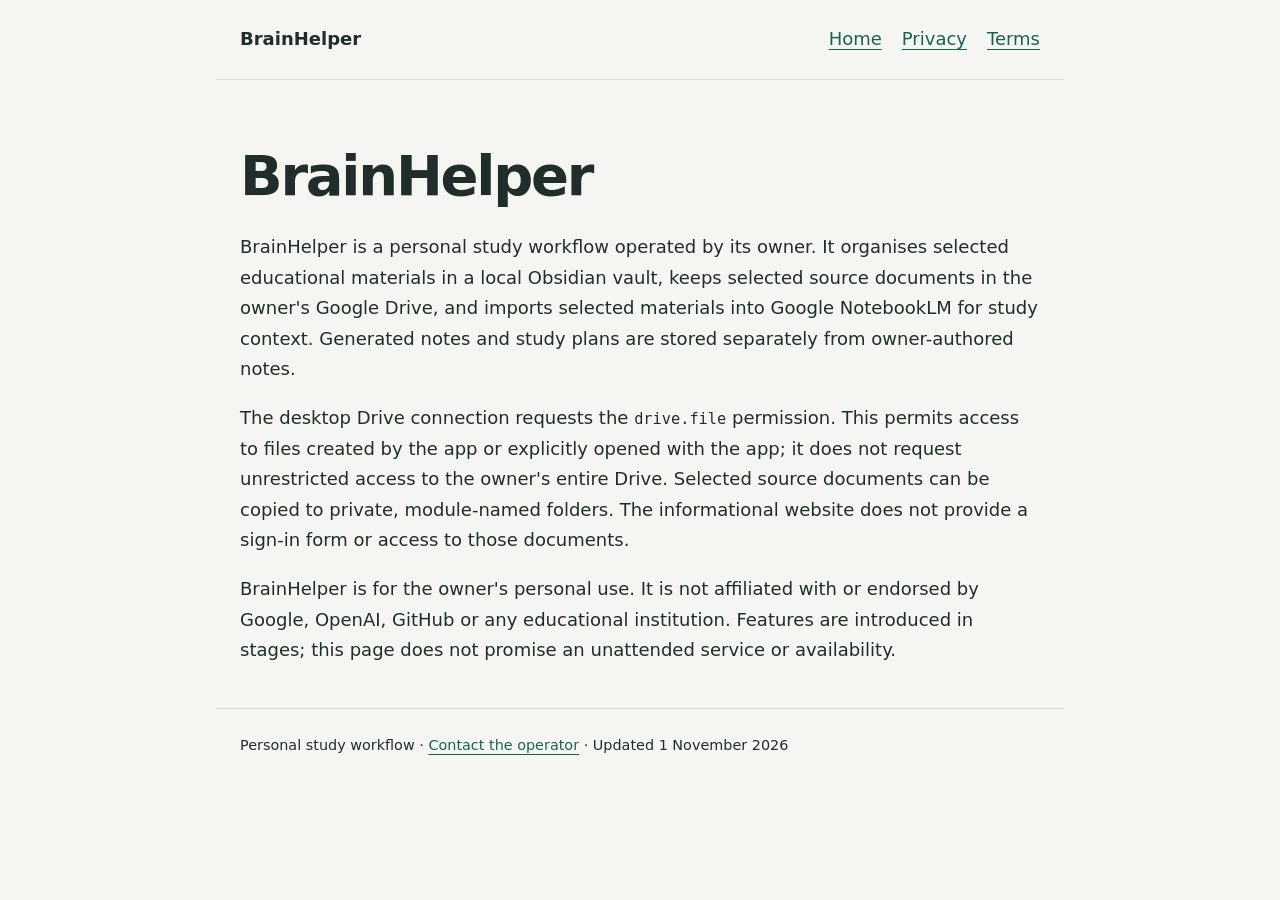
<file: index.html>
<!doctype html>
<html lang="en"><head><meta charset="utf-8"><meta name="viewport" content="width=device-width,initial-scale=1"><meta name="description" content="BrainHelper personal study workflow: purpose, privacy and terms."><title>BrainHelper</title><link rel="stylesheet" href="style.css"></head><body><header><strong>BrainHelper</strong><nav aria-label="Main"><a href="index.html">Home</a><a href="privacy.html">Privacy</a><a href="terms.html">Terms</a></nav></header><main><h1>BrainHelper</h1><p>BrainHelper is a personal study workflow operated by its owner. It organises selected educational materials in a local Obsidian vault, keeps selected source documents in the owner&#x27;s Google Drive, and imports selected materials into Google NotebookLM for study context. Generated notes and study plans are stored separately from owner-authored notes.</p><p>The desktop Drive connection requests the <code>drive.file</code> permission. This permits access to files created by the app or explicitly opened with the app; it does not request unrestricted access to the owner&#x27;s entire Drive. Selected source documents can be copied to private, module-named folders. The informational website does not provide a sign-in form or access to those documents.</p><p>BrainHelper is for the owner&#x27;s personal use. It is not affiliated with or endorsed by Google, OpenAI, GitHub or any educational institution. Features are introduced in stages; this page does not promise an unattended service or availability.</p></main><footer>Personal study workflow · <a href="https://github.com/Kinglam168">Contact the operator</a> · Updated 1 November 2026</footer></body></html>
</file>
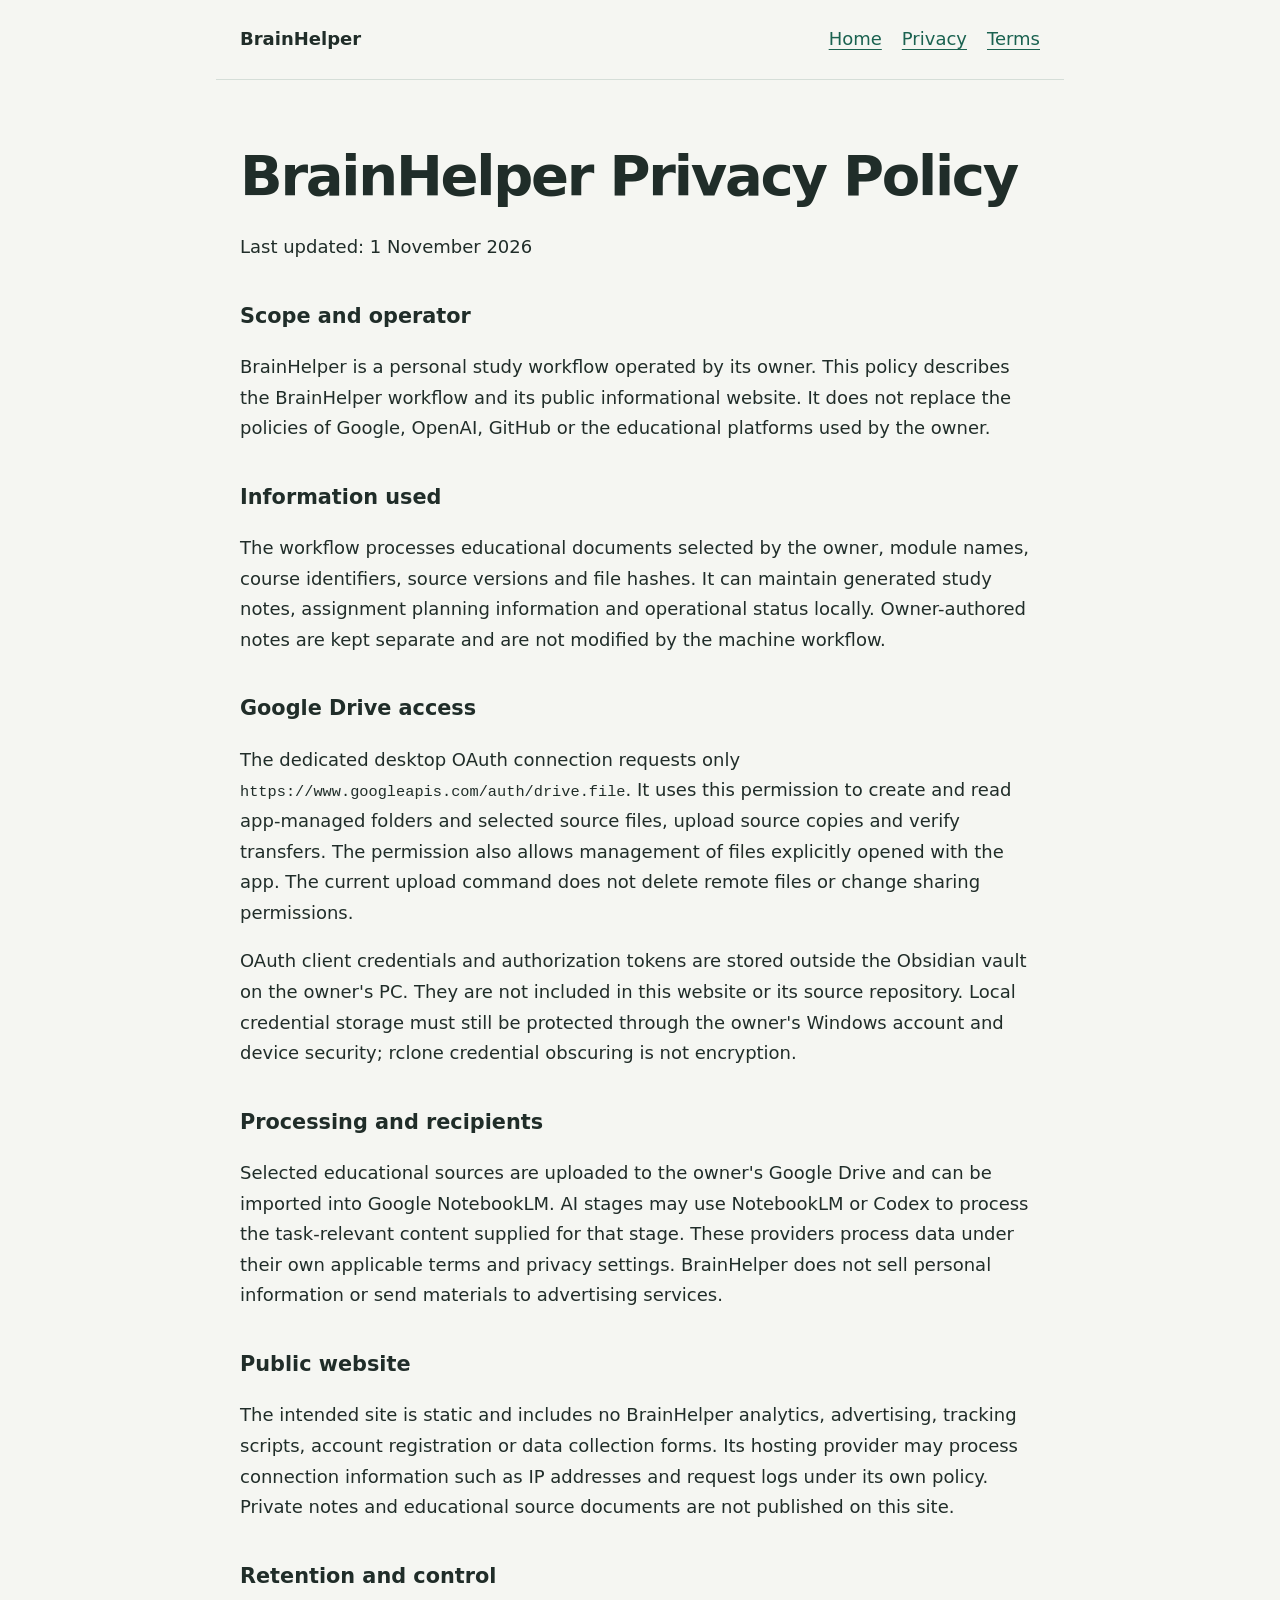
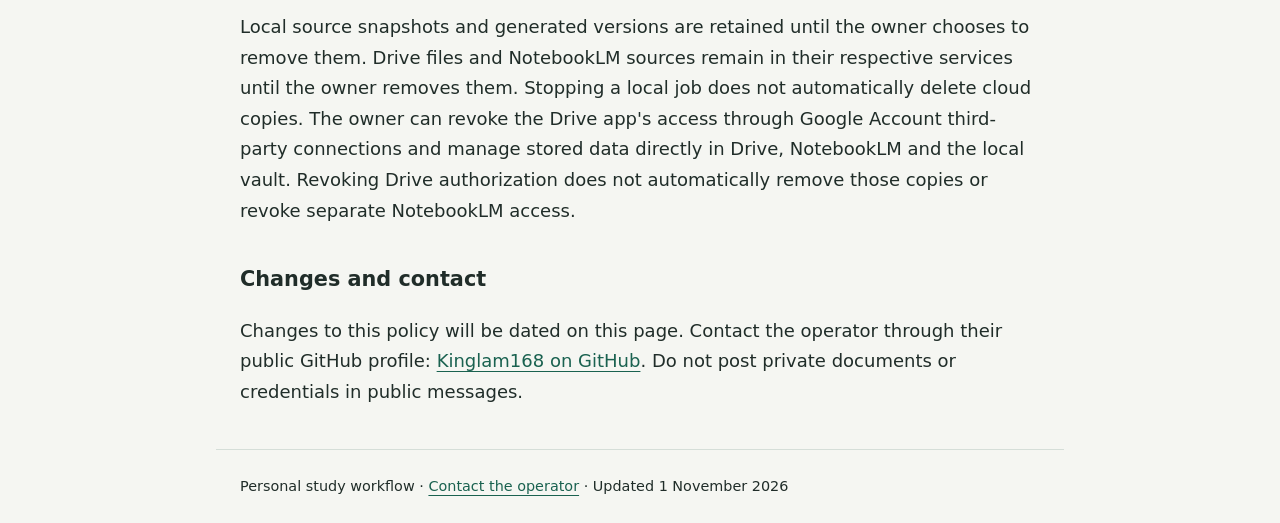
<file: privacy.html>
<!doctype html>
<html lang="en"><head><meta charset="utf-8"><meta name="viewport" content="width=device-width,initial-scale=1"><meta name="description" content="BrainHelper personal study workflow: purpose, privacy and terms."><title>Privacy | BrainHelper</title><link rel="stylesheet" href="style.css"></head><body><header><strong>BrainHelper</strong><nav aria-label="Main"><a href="index.html">Home</a><a href="privacy.html">Privacy</a><a href="terms.html">Terms</a></nav></header><main><h1>BrainHelper Privacy Policy</h1><p>Last updated: 1 November 2026</p><h2>Scope and operator</h2><p>BrainHelper is a personal study workflow operated by its owner. This policy describes the BrainHelper workflow and its public informational website. It does not replace the policies of Google, OpenAI, GitHub or the educational platforms used by the owner.</p><h2>Information used</h2><p>The workflow processes educational documents selected by the owner, module names, course identifiers, source versions and file hashes. It can maintain generated study notes, assignment planning information and operational status locally. Owner-authored notes are kept separate and are not modified by the machine workflow.</p><h2>Google Drive access</h2><p>The dedicated desktop OAuth connection requests only <code>https://www.googleapis.com/auth/drive.file</code>. It uses this permission to create and read app-managed folders and selected source files, upload source copies and verify transfers. The permission also allows management of files explicitly opened with the app. The current upload command does not delete remote files or change sharing permissions.</p><p>OAuth client credentials and authorization tokens are stored outside the Obsidian vault on the owner&#x27;s PC. They are not included in this website or its source repository. Local credential storage must still be protected through the owner&#x27;s Windows account and device security; rclone credential obscuring is not encryption.</p><h2>Processing and recipients</h2><p>Selected educational sources are uploaded to the owner&#x27;s Google Drive and can be imported into Google NotebookLM. AI stages may use NotebookLM or Codex to process the task-relevant content supplied for that stage. These providers process data under their own applicable terms and privacy settings. BrainHelper does not sell personal information or send materials to advertising services.</p><h2>Public website</h2><p>The intended site is static and includes no BrainHelper analytics, advertising, tracking scripts, account registration or data collection forms. Its hosting provider may process connection information such as IP addresses and request logs under its own policy. Private notes and educational source documents are not published on this site.</p><h2>Retention and control</h2><p>Local source snapshots and generated versions are retained until the owner chooses to remove them. Drive files and NotebookLM sources remain in their respective services until the owner removes them. Stopping a local job does not automatically delete cloud copies. The owner can revoke the Drive app&#x27;s access through Google Account third-party connections and manage stored data directly in Drive, NotebookLM and the local vault. Revoking Drive authorization does not automatically remove those copies or revoke separate NotebookLM access.</p><h2>Changes and contact</h2><p>Changes to this policy will be dated on this page. Contact the operator through their public GitHub profile: <a href="https://github.com/Kinglam168">Kinglam168 on GitHub</a>. Do not post private documents or credentials in public messages.</p></main><footer>Personal study workflow · <a href="https://github.com/Kinglam168">Contact the operator</a> · Updated 1 November 2026</footer></body></html>
</file>
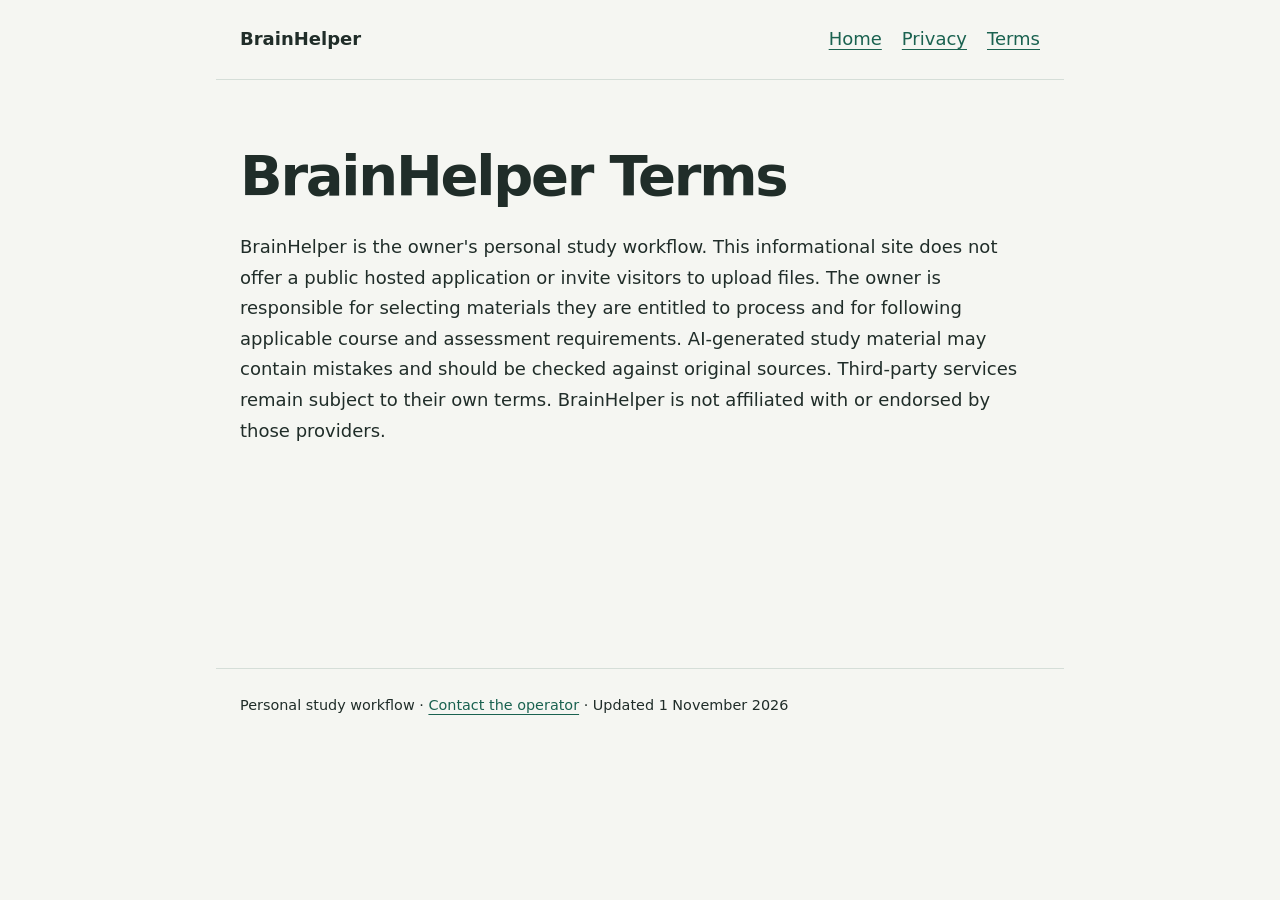
<file: terms.html>
<!doctype html>
<html lang="en"><head><meta charset="utf-8"><meta name="viewport" content="width=device-width,initial-scale=1"><meta name="description" content="BrainHelper personal study workflow: purpose, privacy and terms."><title>Terms | BrainHelper</title><link rel="stylesheet" href="style.css"></head><body><header><strong>BrainHelper</strong><nav aria-label="Main"><a href="index.html">Home</a><a href="privacy.html">Privacy</a><a href="terms.html">Terms</a></nav></header><main><h1>BrainHelper Terms</h1><p>BrainHelper is the owner&#x27;s personal study workflow. This informational site does not offer a public hosted application or invite visitors to upload files. The owner is responsible for selecting materials they are entitled to process and for following applicable course and assessment requirements. AI-generated study material may contain mistakes and should be checked against original sources. Third-party services remain subject to their own terms. BrainHelper is not affiliated with or endorsed by those providers.</p></main><footer>Personal study workflow · <a href="https://github.com/Kinglam168">Contact the operator</a> · Updated 1 November 2026</footer></body></html>
</file>
<file: style.css>
body{margin:0;background:#f5f6f2;color:#202d29;font:18px/1.7 system-ui,sans-serif}header,main,footer{max-width:800px;margin:auto;padding:24px}header{display:flex;justify-content:space-between;gap:24px;flex-wrap:wrap;border-bottom:1px solid #d5ded8}nav{display:flex;gap:20px;flex-wrap:wrap}a{color:#1a6250;text-underline-offset:4px}h1{font-size:clamp(2.2rem,6vw,3.5rem);line-height:1.15;margin:40px 0 24px;letter-spacing:-.04em}h2{font-size:1.3rem;margin-top:36px}main{min-height:60vh}footer{border-top:1px solid #d5ded8;font-size:.9rem}code{font-size:.85em;overflow-wrap:anywhere}p{margin:18px 0}a:focus-visible{outline:3px solid #d8a93a;outline-offset:4px}
</file>
